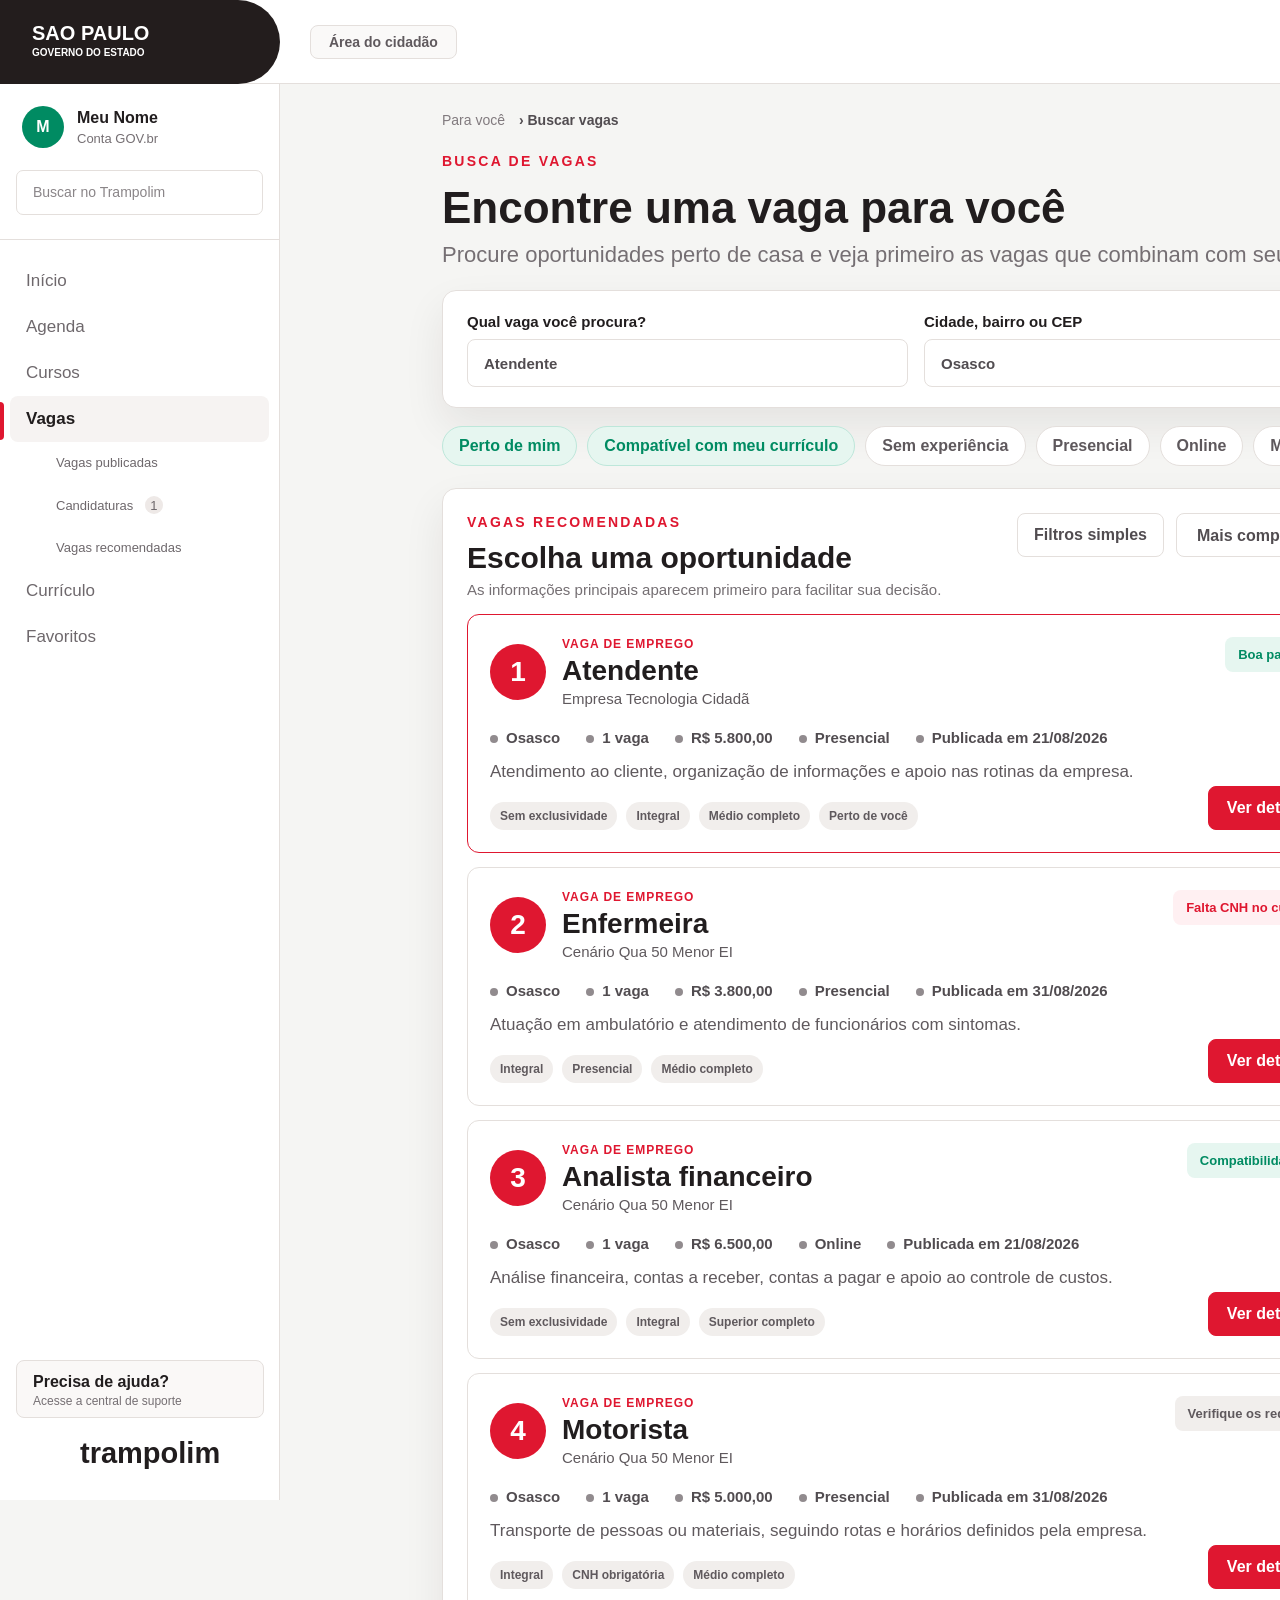
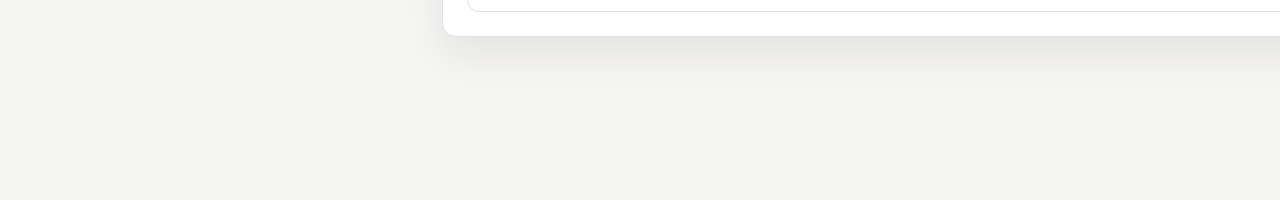
<file: index.html>
<!doctype html>
<html lang="pt-BR">
<head>
  <meta charset="utf-8">
  <meta name="viewport" content="width=1920, initial-scale=1">
  <title>Trampolim - Busca de vagas UX</title>
  <link rel="stylesheet" href="busca-vagas-ux.css">
</head>
<body>
  <div class="canvas">
    <header class="topbar">
      <div class="brand"><strong>SAO PAULO</strong><small>GOVERNO DO ESTADO</small></div>
      <button class="area">Área do cidadão</button>
      <div class="top-actions"><span>A-</span><span>A+</span><span>Acessibilidade</span><b>M</b></div>
    </header>
    <aside class="sidebar">
      <section class="profile"><b>M</b><div><strong>Meu Nome</strong><small>Conta GOV.br</small></div></section>
      <div class="search">Buscar no Trampolim</div>
      <nav>
        <a href="#">Início</a><a href="#">Agenda</a><a href="#">Cursos</a><a class="active" href="#">Vagas</a>
        <small>Vagas publicadas</small><small>Candidaturas <em>1</em></small><small>Vagas recomendadas</small>
        <a href="#">Currículo</a><a href="#">Favoritos</a>
      </nav>
      <div class="help"><strong>Precisa de ajuda?</strong><small>Acesse a central de suporte</small></div>
      <div class="logo">trampolim</div>
    </aside>
    <main>
      <div class="crumb">Para você <strong>› Buscar vagas</strong></div>
      <section class="hero">
        <div><span>BUSCA DE VAGAS</span><h1>Encontre uma vaga para você</h1><p>Procure oportunidades perto de casa e veja primeiro as vagas que combinam com seu currículo.</p></div>
        <strong class="status">6 vagas encontradas</strong>
      </section>
      <section class="search-panel">
        <label>Qual vaga você procura?<input type="text" value="Atendente"></label>
        <label>Cidade, bairro ou CEP<input type="text" value="Osasco"></label>
        <button class="primary">Buscar vagas</button><button class="ghost">Usar meu perfil</button>
      </section>
      <section class="quick-filter" aria-label="Filtros rápidos">
        <button class="active">Perto de mim</button><button class="active">Compatível com meu currículo</button><button>Sem experiência</button><button>Presencial</button><button>Online</button><button>Meio período</button><button>Ensino médio</button>
      </section>
      <div class="content-grid">
        <section class="results">
          <header class="results-head">
            <div><span>VAGAS RECOMENDADAS</span><h2>Escolha uma oportunidade</h2><p>As informações principais aparecem primeiro para facilitar sua decisão.</p></div>
            <div class="result-actions"><button id="toggleFilters">Filtros simples</button><select aria-label="Ordenar vagas"><option>Mais compatíveis</option><option>Mais recentes</option><option>Maior salário</option></select></div>
          </header>
          <article class="job featured"><div class="job-top"><b>1</b><div><small>Vaga de emprego</small><h3>Atendente</h3><p>Empresa Tecnologia Cidadã</p></div><span class="match">Boa para você</span></div><div class="job-info"><span>Osasco</span><span>1 vaga</span><span>R$ 5.800,00</span><span>Presencial</span><span>Publicada em 21/08/2026</span></div><p class="desc">Atendimento ao cliente, organização de informações e apoio nas rotinas da empresa.</p><div class="tags"><span>Sem exclusividade</span><span>Integral</span><span>Médio completo</span><span>Perto de você</span></div><button>Ver detalhes</button></article>
          <article class="job"><div class="job-top"><b>2</b><div><small>Vaga de emprego</small><h3>Enfermeira</h3><p>Cenário Qua 50 Menor EI</p></div><span class="soft">Falta CNH no currículo</span></div><div class="job-info"><span>Osasco</span><span>1 vaga</span><span>R$ 3.800,00</span><span>Presencial</span><span>Publicada em 31/08/2026</span></div><p class="desc">Atuação em ambulatório e atendimento de funcionários com sintomas.</p><div class="tags"><span>Integral</span><span>Presencial</span><span>Médio completo</span></div><button>Ver detalhes</button></article>
          <article class="job"><div class="job-top"><b>3</b><div><small>Vaga de emprego</small><h3>Analista financeiro</h3><p>Cenário Qua 50 Menor EI</p></div><span class="match">Compatibilidade alta</span></div><div class="job-info"><span>Osasco</span><span>1 vaga</span><span>R$ 6.500,00</span><span>Online</span><span>Publicada em 21/08/2026</span></div><p class="desc">Análise financeira, contas a receber, contas a pagar e apoio ao controle de custos.</p><div class="tags"><span>Sem exclusividade</span><span>Integral</span><span>Superior completo</span></div><button>Ver detalhes</button></article>
          <article class="job"><div class="job-top"><b>4</b><div><small>Vaga de emprego</small><h3>Motorista</h3><p>Cenário Qua 50 Menor EI</p></div><span class="neutral">Verifique os requisitos</span></div><div class="job-info"><span>Osasco</span><span>1 vaga</span><span>R$ 5.000,00</span><span>Presencial</span><span>Publicada em 31/08/2026</span></div><p class="desc">Transporte de pessoas ou materiais, seguindo rotas e horários definidos pela empresa.</p><div class="tags"><span>Integral</span><span>CNH obrigatória</span><span>Médio completo</span></div><button>Ver detalhes</button></article>
        </section>
        <aside class="filters" id="filtersPanel">
          <div class="filters-head"><div><span>FILTROS</span><h2>Refine sua busca</h2></div><button id="clearFilters">Limpar</button></div>
          <section class="smart"><div><strong>Filtro inteligente</strong><p>Mostra primeiro as vagas que combinam com os dados do seu currículo.</p></div><button class="toggle on" aria-label="Filtro inteligente ativo"></button></section>
          <section class="filter-block"><h3>Local da vaga</h3><input type="text" value="Osasco"><a href="#">Não sei meu CEP</a><label class="range-label">Distância da vaga <strong>75 km</strong></label><div class="range"><i></i></div></section>
          <section class="filter-block"><h3>Tipo de trabalho</h3><label><input type="checkbox" checked> Presencial</label><label><input type="checkbox"> Online</label><label><input type="checkbox"> Híbrido</label></section>
          <section class="filter-block"><h3>Escolaridade pedida</h3><label><input type="checkbox" checked> Médio completo</label><label><input type="checkbox"> Superior incompleto</label><label><input type="checkbox"> Superior completo</label></section>
          <section class="filter-block"><h3>Tipo de vaga</h3><label><input type="checkbox" checked> Sem exclusividade</label><label><input type="checkbox"> Exclusiva PcD</label><label><input type="checkbox"> Jovem Aprendiz</label><label><input type="checkbox"> Exclusiva 60+</label></section>
          <section class="filter-block"><h3>Benefícios</h3><label><input type="checkbox"> Vale-transporte</label><label><input type="checkbox"> Vale-refeição</label><label><input type="checkbox"> Plano de saúde</label></section>
          <section class="filter-block"><h3>Salário</h3><div class="salary"><input type="text" value="R$ 2.000"><input type="text" value="R$ 6.000"></div></section>
          <button class="apply">Ver vagas</button>
        </aside>
      </div>
    </main>
  </div>
  <script src="busca-vagas-ux.js"></script>
</body>
</html>
</file>
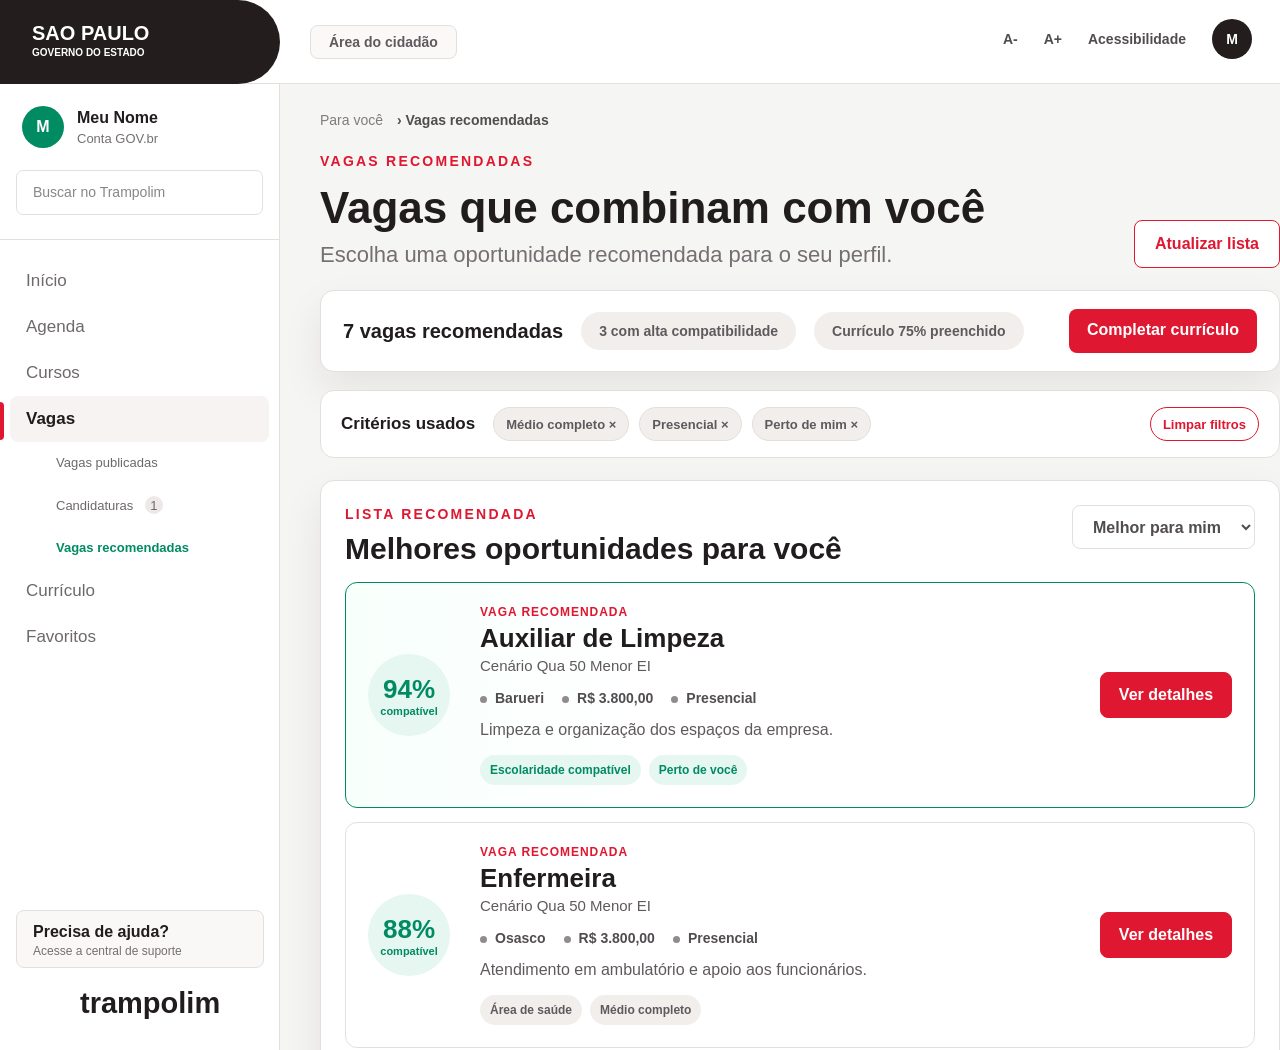
<file: vagas-recomendadas/index.html>
<!doctype html>
<html lang="pt-BR">
<head>
  <meta charset="utf-8">
  <meta name="viewport" content="width=device-width, initial-scale=1">
  <title>Trampolim - Vagas recomendadas</title>
  <link rel="stylesheet" href="../vagas-recomendadas-ux.css">
  <link rel="stylesheet" href="fix-zoom.css">
</head>
<body>
  <div class="canvas">
    <header class="topbar">
      <div class="brand"><strong>SAO PAULO</strong><small>GOVERNO DO ESTADO</small></div>
      <button class="area">Área do cidadão</button>
      <div class="top-actions"><span>A-</span><span>A+</span><span>Acessibilidade</span><b>M</b></div>
    </header>

    <aside class="sidebar">
      <section class="profile"><b>M</b><div><strong>Meu Nome</strong><small>Conta GOV.br</small></div></section>
      <div class="search">Buscar no Trampolim</div>
      <nav>
        <a href="#">Início</a><a href="#">Agenda</a><a href="#">Cursos</a><a class="active" href="#">Vagas</a>
        <small>Vagas publicadas</small><small>Candidaturas <em>1</em></small><small class="selected">Vagas recomendadas</small>
        <a href="#">Currículo</a><a href="#">Favoritos</a>
      </nav>
      <div class="help"><strong>Precisa de ajuda?</strong><small>Acesse a central de suporte</small></div>
      <div class="logo">trampolim</div>
    </aside>

    <main>
      <div class="crumb">Para você <strong>› Vagas recomendadas</strong></div>

      <section class="hero">
        <div><span>VAGAS RECOMENDADAS</span><h1>Vagas que combinam com você</h1><p>Escolha uma oportunidade recomendada para o seu perfil.</p></div>
        <button>Atualizar lista</button>
      </section>

      <section class="overview">
        <strong>7 vagas recomendadas</strong>
        <span>3 com alta compatibilidade</span>
        <span>Currículo 75% preenchido</span>
        <a href="#">Completar currículo</a>
      </section>

      <section class="filters-used">
        <div><strong>Critérios usados</strong></div>
        <button>Médio completo ×</button>
        <button>Presencial ×</button>
        <button>Perto de mim ×</button>
        <button class="clear">Limpar filtros</button>
      </section>

      <section class="recommended-list">
        <header class="list-head">
          <div><span>LISTA RECOMENDADA</span><h2>Melhores oportunidades para você</h2></div>
          <select aria-label="Ordenar vagas"><option>Melhor para mim</option><option>Mais recentes</option><option>Maior salário</option></select>
        </header>

        <article class="job-card best">
          <div class="compat"><strong>94%</strong><span>compatível</span></div>
          <div class="job-content"><small>Vaga recomendada</small><h3>Auxiliar de Limpeza</h3><p class="company">Cenário Qua 50 Menor EI</p><div class="job-info"><span>Barueri</span><span>R$ 3.800,00</span><span>Presencial</span></div><p class="desc">Limpeza e organização dos espaços da empresa.</p><div class="why"><span>Escolaridade compatível</span><span>Perto de você</span></div></div>
          <button>Ver detalhes</button>
        </article>

        <article class="job-card">
          <div class="compat"><strong>88%</strong><span>compatível</span></div>
          <div class="job-content"><small>Vaga recomendada</small><h3>Enfermeira</h3><p class="company">Cenário Qua 50 Menor EI</p><div class="job-info"><span>Osasco</span><span>R$ 3.800,00</span><span>Presencial</span></div><p class="desc">Atendimento em ambulatório e apoio aos funcionários.</p><div class="why"><span>Área de saúde</span><span>Médio completo</span></div></div>
          <button>Ver detalhes</button>
        </article>

        <article class="job-card alert">
          <div class="compat"><strong>72%</strong><span>verificar</span></div>
          <div class="job-content"><small>Vaga recomendada</small><h3>Instrutor Motorista</h3><p class="company">Teste</p><div class="job-info"><span>São Paulo</span><span>A combinar</span><span>Presencial</span></div><p class="desc">Orientação de motoristas e apoio nas rotinas de transporte.</p><div class="why"><span>Combina parcialmente</span><span>Revise antes</span></div></div>
          <button>Ver detalhes</button>
        </article>
      </section>
    </main>
  </div>
  <script src="../vagas-recomendadas-ux.js"></script>
</body>
</html>
</file>
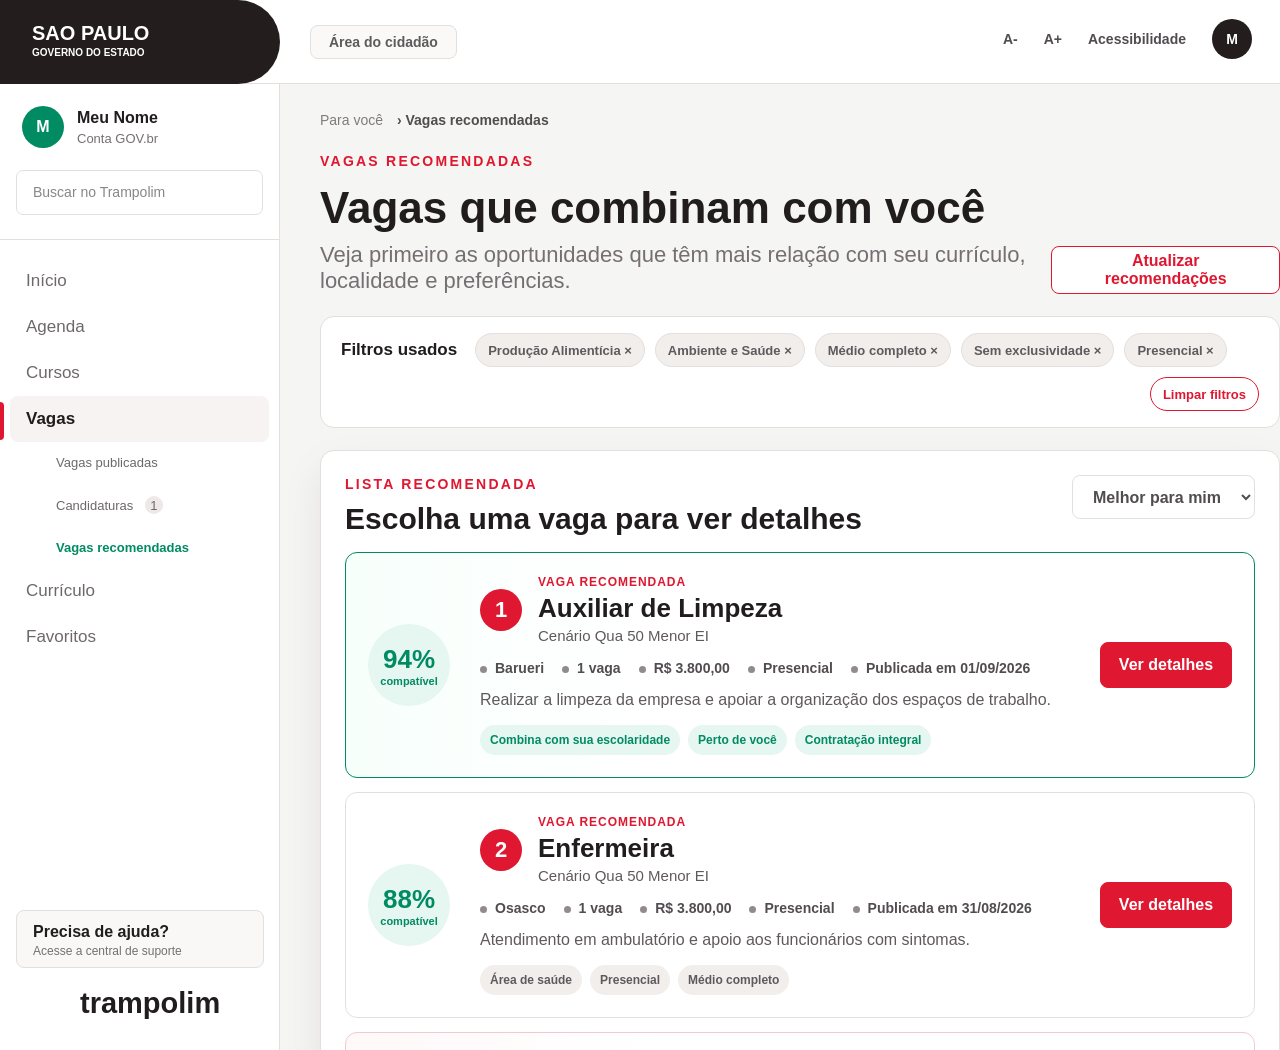
<file: vagas-recomendadas-ux.html>
<!doctype html>
<html lang="pt-BR">
<head>
  <meta charset="utf-8">
  <meta name="viewport" content="width=1920, initial-scale=1">
  <title>Trampolim - Vagas recomendadas UX</title>
  <link rel="stylesheet" href="vagas-recomendadas-ux.css">
</head>
<body>
  <div class="canvas">
    <header class="topbar">
      <div class="brand"><strong>SAO PAULO</strong><small>GOVERNO DO ESTADO</small></div>
      <button class="area">Área do cidadão</button>
      <div class="top-actions"><span>A-</span><span>A+</span><span>Acessibilidade</span><b>M</b></div>
    </header>
    <aside class="sidebar">
      <section class="profile"><b>M</b><div><strong>Meu Nome</strong><small>Conta GOV.br</small></div></section>
      <div class="search">Buscar no Trampolim</div>
      <nav><a href="#">Início</a><a href="#">Agenda</a><a href="#">Cursos</a><a class="active" href="#">Vagas</a><small>Vagas publicadas</small><small>Candidaturas <em>1</em></small><small class="selected">Vagas recomendadas</small><a href="#">Currículo</a><a href="#">Favoritos</a></nav>
      <div class="help"><strong>Precisa de ajuda?</strong><small>Acesse a central de suporte</small></div>
      <div class="logo">trampolim</div>
    </aside>
    <main>
      <div class="crumb">Para você <strong>› Vagas recomendadas</strong></div>
      <section class="hero"><div><span>VAGAS RECOMENDADAS</span><h1>Vagas que combinam com você</h1><p>Veja primeiro as oportunidades que têm mais relação com seu currículo, localidade e preferências.</p></div><button>Atualizar recomendações</button></section>
      <section class="summary"><article class="summary-main"><strong>7</strong><div><h2>vagas para você analisar</h2><p>Ordenadas pela chance de combinação com seu perfil.</p></div></article><article><strong>3</strong><span>com compatibilidade alta</span></article><article><strong>4</strong><span>perto de você</span></article><article class="warning"><strong>75%</strong><span>do currículo preenchido</span><i><b></b></i></article></section>
      <section class="explain"><div><span>COMO ESCOLHEMOS</span><h2>Essas vagas aparecem porque combinam com seus dados</h2><p>O Trampolim compara sua formação, experiências, cidade, tipo de trabalho e informações do currículo com o que a vaga pede.</p></div><a href="#">Completar currículo</a></section>
      <section class="filters-used"><div><strong>Filtros usados</strong><p>Toque no X para remover o que não quiser usar.</p></div><button>Produção Alimentícia ×</button><button>Ambiente e Saúde ×</button><button>Médio completo ×</button><button>Sem exclusividade ×</button><button>Presencial ×</button><button class="clear">Limpar filtros</button></section>
      <div class="content-grid">
        <section class="recommended-list">
          <header class="list-head"><div><span>LISTA RECOMENDADA</span><h2>Escolha uma vaga para ver detalhes</h2></div><div class="head-actions"><button id="showGuide">Entender recomendações</button><select aria-label="Ordenar vagas"><option>Melhor para mim</option><option>Mais recentes</option><option>Maior salário</option></select></div></header>
          <article class="job-card best"><div class="compat"><strong>94%</strong><span>compatível</span></div><div class="job-content"><div class="job-title"><b>1</b><div><small>Vaga recomendada</small><h3>Auxiliar de Limpeza</h3><p>Cenário Qua 50 Menor EI</p></div></div><div class="job-info"><span>Barueri</span><span>1 vaga</span><span>R$ 3.800,00</span><span>Presencial</span><span>Publicada em 01/09/2026</span></div><p class="desc">Realizar a limpeza da empresa e apoiar a organização dos espaços de trabalho.</p><div class="why"><span>Combina com sua escolaridade</span><span>Perto de você</span><span>Contratação integral</span></div></div><button>Ver detalhes</button></article>
          <article class="job-card"><div class="compat"><strong>88%</strong><span>compatível</span></div><div class="job-content"><div class="job-title"><b>2</b><div><small>Vaga recomendada</small><h3>Enfermeira</h3><p>Cenário Qua 50 Menor EI</p></div></div><div class="job-info"><span>Osasco</span><span>1 vaga</span><span>R$ 3.800,00</span><span>Presencial</span><span>Publicada em 31/08/2026</span></div><p class="desc">Atendimento em ambulatório e apoio aos funcionários com sintomas.</p><div class="why"><span>Área de saúde</span><span>Presencial</span><span>Médio completo</span></div></div><button>Ver detalhes</button></article>
          <article class="job-card alert"><div class="compat"><strong>72%</strong><span>verificar</span></div><div class="job-content"><div class="job-title"><b>3</b><div><small>Vaga recomendada</small><h3>Instrutor Motorista</h3><p>Teste</p></div></div><div class="job-info"><span>São Paulo</span><span>2 vagas</span><span>A combinar</span><span>Presencial</span><span>Publicada em 27/08/2026</span></div><p class="desc">Orientar motoristas, acompanhar rotinas de transporte e apoiar atividades operacionais.</p><div class="why"><span>Combina parcialmente</span><span>CNH pode ser necessária</span><span>Revise antes de se candidatar</span></div></div><button>Ver detalhes</button></article>
          <article class="job-card"><div class="compat"><strong>81%</strong><span>compatível</span></div><div class="job-content"><div class="job-title"><b>4</b><div><small>Vaga recomendada</small><h3>Analista da Gauge</h3><p>Empresa 98284269597 SA</p></div></div><div class="job-info"><span>São Paulo</span><span>2 vagas</span><span>A combinar</span><span>Presencial</span><span>Publicada em 18/08/2026</span></div><p class="desc">Atuar com pesquisa operacional, análise de informações e apoio na organização de dados.</p><div class="why"><span>Sem exclusividade</span><span>Contratação integral</span><span>Perfil próximo</span></div></div><button>Ver detalhes</button></article>
        </section>
        <aside class="side-panel" id="guidePanel"><span>DICA SIMPLES</span><h2>Como escolher uma vaga?</h2><ol><li>Veja primeiro a porcentagem de compatibilidade.</li><li>Leia o motivo da recomendação.</li><li>Abra os detalhes antes de se candidatar.</li></ol><div class="complete"><strong>Melhore suas recomendações</strong><p>Quanto mais completo estiver seu currículo, melhores serão as vagas sugeridas.</p><button>Completar currículo</button></div></aside>
      </div>
    </main>
  </div>
  <script src="vagas-recomendadas-ux.js"></script>
</body>
</html>
</file>
<file: busca-vagas-ux.css>
:root{--bg:#f5f5f3;--panel:#fff;--ink:#211d1e;--muted:#756f73;--line:#e4dfdc;--red:#df1730;--green:#008b62;--soft:#e6f6f0;--dark:#231d1d;--cream:#fff3d8;--shadow:0 18px 40px rgba(33,27,27,.08)}
*{box-sizing:border-box}html,body{margin:0;width:1920px;min-width:1920px;min-height:1500px;background:var(--bg);font-family:Inter,"Segoe UI",Arial,sans-serif;color:var(--ink)}button,input,select{font:inherit}.canvas{position:relative;width:1920px;min-height:1500px;background:var(--bg)}
.topbar{position:absolute;left:0;top:0;width:1920px;height:84px;background:#fff;border-bottom:1px solid var(--line)}.brand{position:absolute;left:0;top:0;width:280px;height:84px;border-radius:0 42px 42px 0;background:var(--dark);color:#fff;padding:24px 0 0 32px}.brand strong{display:block;font-size:20px;font-weight:800;line-height:18px}.brand small{display:block;margin-top:5px;font-size:10px;font-weight:800}.area{position:absolute;left:310px;top:25px;height:34px;padding:8px 18px;border:1px solid var(--line);border-radius:8px;background:#faf9f8;color:#5f595d;font-size:14px;font-weight:800}.top-actions{position:absolute;right:28px;top:19px;display:flex;align-items:center;gap:26px;font-size:14px;color:#514c50;font-weight:700}.top-actions b{width:40px;height:40px;border-radius:50%;display:grid;place-items:center;background:var(--dark);color:#fff}
.sidebar{position:absolute;left:0;top:84px;width:280px;height:1416px;background:#fff;border-right:1px solid var(--line)}.profile{height:86px;display:flex;align-items:center;gap:13px;padding-left:22px}.profile b{width:42px;height:42px;border-radius:50%;display:grid;place-items:center;background:var(--green);color:#fff}.profile strong,.profile small{display:block}.profile small{margin-top:4px;color:var(--muted);font-size:13px}.search{height:45px;margin:0 16px 24px;padding:13px 16px;border:1px solid var(--line);border-radius:7px;color:#8a8588;font-size:14px}nav{padding:18px 0;border-top:1px solid var(--line)}nav a,nav small{display:block;position:relative;margin:0 10px;padding:13px 16px;border-radius:8px;color:#6e686c;font-size:17px;text-decoration:none}nav a.active{background:#f6f3f2;color:var(--ink);font-weight:800}nav a.active:before{content:"";position:absolute;left:-10px;top:6px;width:4px;height:38px;border-radius:0 4px 4px 0;background:var(--red)}nav small{padding-left:46px;font-size:13px}nav em{display:inline-grid;place-items:center;width:18px;height:18px;border-radius:50%;background:#eee9e7;font-style:normal;margin-left:8px}.help{position:absolute;left:16px;bottom:82px;width:248px;height:58px;border:1px solid var(--line);border-radius:8px;background:#faf8f7;padding:12px 16px}.help strong,.help small{display:block}.help small{margin-top:3px;font-size:12px;color:var(--muted)}.logo{position:absolute;left:80px;bottom:30px;font-size:29px;font-weight:800}
main{position:absolute;left:442px;top:112px;width:1310px;padding-bottom:70px}.crumb{height:40px;color:#817a7e;font-size:14px}.crumb strong{color:#514c50;margin-left:10px}.hero{display:flex;align-items:flex-end;justify-content:space-between;margin-bottom:22px}.hero span,.results-head span,.filters-head span{color:var(--red);font-size:14px;font-weight:800;letter-spacing:.16em}.hero h1{margin:12px 0 8px;font-size:44px;line-height:52px}.hero p{margin:0;color:var(--muted);font-size:22px}.status{margin-bottom:6px;padding:13px 20px;border-radius:999px;background:var(--soft);color:var(--green);font-size:16px}
.search-panel{height:118px;background:#fff;border:1px solid var(--line);border-radius:14px;box-shadow:var(--shadow);display:grid;grid-template-columns:1fr 1fr 170px 160px;gap:16px;align-items:end;padding:20px 24px;margin-bottom:18px}.search-panel label{font-size:15px;font-weight:800}.search-panel input{display:block;width:100%;height:48px;margin-top:9px;border:1px solid var(--line);border-radius:8px;padding:0 16px;color:#514c50}.search-panel button{height:48px;border-radius:8px;font-weight:800}.primary{border:1px solid var(--red);background:var(--red);color:#fff}.ghost{border:1px solid var(--red);background:#fff;color:var(--red)}
.quick-filter{display:flex;gap:10px;margin-bottom:22px;flex-wrap:wrap}.quick-filter button{height:40px;padding:0 16px;border:1px solid var(--line);border-radius:999px;background:#fff;color:#5e585c;font-weight:800}.quick-filter button.active{border-color:#bde7da;background:var(--soft);color:var(--green)}
.content-grid{display:grid;grid-template-columns:1fr 342px;gap:22px;align-items:start}.results,.filters{background:#fff;border:1px solid var(--line);border-radius:14px;box-shadow:var(--shadow)}.results{padding:24px}.results-head{display:flex;justify-content:space-between;align-items:flex-start;margin-bottom:16px}.results-head h2{margin:10px 0 6px;font-size:30px}.results-head p{margin:0;color:var(--muted);font-size:15px}.result-actions{display:flex;gap:12px}.result-actions button,.result-actions select{height:44px;border:1px solid var(--line);border-radius:8px;background:#fff;padding:0 16px;color:#514c50;font-weight:800}
.job{position:relative;min-height:238px;border:1px solid var(--line);border-radius:12px;background:#fff;padding:22px;margin-top:14px}.job.featured{border-color:var(--red)}.job-top{display:flex;align-items:center;gap:16px}.job-top>b{width:56px;height:56px;border-radius:50%;background:var(--red);color:#fff;display:grid;place-items:center;font-size:28px}.job-top small{display:block;color:var(--red);font-size:12px;font-weight:800;letter-spacing:.08em;text-transform:uppercase}.job-top h3{margin:4px 0 3px;font-size:28px}.job-top p{margin:0;color:#5f595d;font-size:15px}.job-top>span{margin-left:auto;align-self:start;padding:10px 13px;border-radius:8px;font-size:13px;font-weight:800}.match{background:var(--soft);color:var(--green)}.soft{background:#fff0f2;color:var(--red)}.neutral{background:#f1eeec;color:#5f595d}.job-info{display:flex;gap:26px;margin:22px 0 14px;color:#514c50;font-size:15px;font-weight:700}.job-info span:before{content:"";display:inline-block;width:8px;height:8px;border-radius:50%;background:#918b8e;margin-right:8px}.desc{margin:0 170px 18px 0;color:#5f595d;font-size:17px;line-height:24px}.tags{display:flex;gap:9px;flex-wrap:wrap}.tags span{padding:7px 10px;border-radius:999px;background:#f1eeec;color:#5f595d;font-size:12px;font-weight:800}.job>button{position:absolute;right:22px;bottom:22px;width:132px;height:44px;border:1px solid var(--red);border-radius:8px;background:var(--red);color:#fff;font-weight:800}
.filters{padding:22px;position:sticky;top:20px}.filters-head{display:flex;align-items:flex-start;justify-content:space-between}.filters-head h2{margin:8px 0 0;font-size:24px}.filters-head button{height:36px;border:1px solid var(--line);border-radius:8px;background:#fff;color:#5f595d;font-weight:800}.smart{display:flex;gap:12px;align-items:center;margin:22px 0;padding:14px;border-radius:10px;background:var(--soft)}.smart strong{display:block;color:var(--green);font-size:15px}.smart p{margin:5px 0 0;color:#35745f;font-size:12px;line-height:16px}.toggle{position:relative;width:46px;height:26px;border:0;border-radius:999px;background:#d5d0cd;flex:none}.toggle:after{content:"";position:absolute;top:4px;left:4px;width:18px;height:18px;border-radius:50%;background:#fff}.toggle.on{background:var(--green)}.toggle.on:after{left:24px}
.filter-block{border-top:1px solid #eee9e7;padding:18px 0}.filter-block h3{margin:0 0 12px;font-size:16px}.filter-block input[type=text]{width:100%;height:42px;border:1px solid var(--line);border-radius:7px;padding:0 12px;color:#5f595d}.filter-block a{display:inline-block;margin:10px 0 14px;color:var(--red);font-size:13px}.filter-block label{display:block;margin:12px 0;color:#5f595d;font-size:14px}.filter-block input[type=checkbox]{width:18px;height:18px;margin:0 8px 0 0;vertical-align:-4px;accent-color:var(--red)}.range-label{display:flex!important;justify-content:space-between;margin:4px 0 10px!important;font-weight:800;color:#211d1e!important}.range{height:7px;border-radius:99px;background:#ded9d6}.range i{display:block;width:75%;height:100%;border-radius:99px;background:var(--red)}.salary{display:grid;grid-template-columns:1fr 1fr;gap:10px}.apply{width:100%;height:48px;border:1px solid var(--red);border-radius:8px;background:var(--red);color:#fff;font-weight:800}
@media(max-width:1200px){html,body{width:390px;min-width:390px}.canvas{width:390px}.topbar{width:390px}.brand{width:178px}.area,.sidebar{display:none}.top-actions{right:16px;gap:14px}.top-actions span:nth-child(3){display:none}main{position:relative;left:auto;top:104px;width:100%;padding:0 18px 40px}.hero{display:block}.hero h1{font-size:32px;line-height:38px}.hero p{font-size:18px}.status{display:inline-block;margin-top:18px}.search-panel{height:auto;grid-template-columns:1fr;padding:16px}.content-grid{grid-template-columns:1fr}.filters{position:static}.job-info{display:grid;grid-template-columns:1fr 1fr;gap:10px}.desc{margin-right:0}.job>button{position:static;margin-top:18px;width:100%}}
</file>
<file: vagas-recomendadas-ux.css>
:root{--bg:#f5f5f3;--panel:#fff;--ink:#211d1e;--muted:#756f73;--line:#e4dfdc;--red:#df1730;--green:#008b62;--soft:#e6f6f0;--dark:#231d1d;--cream:#fff3d8;--shadow:0 18px 40px rgba(33,27,27,.08)}
*{box-sizing:border-box}html,body{margin:0;width:100%;min-width:0;min-height:1050px;overflow-x:hidden;background:var(--bg);font-family:Inter,"Segoe UI",Arial,sans-serif;color:var(--ink)}button,input,select{font:inherit}.canvas{position:relative;width:100%;min-height:1050px;overflow:hidden;background:var(--bg)}
.topbar{position:absolute;left:0;top:0;width:100%;height:84px;background:#fff;border-bottom:1px solid var(--line)}.brand{position:absolute;left:0;top:0;width:280px;height:84px;border-radius:0 42px 42px 0;background:var(--dark);color:#fff;padding:24px 0 0 32px}.brand strong{display:block;font-size:20px;font-weight:800;line-height:18px}.brand small{display:block;margin-top:5px;font-size:10px;font-weight:800}.area{position:absolute;left:310px;top:25px;height:34px;padding:8px 18px;border:1px solid var(--line);border-radius:8px;background:#faf9f8;color:#5f595d;font-size:14px;font-weight:800}.top-actions{position:absolute;right:28px;top:19px;display:flex;align-items:center;gap:26px;font-size:14px;color:#514c50;font-weight:700}.top-actions b{width:40px;height:40px;border-radius:50%;display:grid;place-items:center;background:var(--dark);color:#fff}
.sidebar{position:absolute;left:0;top:84px;width:280px;height:966px;background:#fff;border-right:1px solid var(--line)}.profile{height:86px;display:flex;align-items:center;gap:13px;padding-left:22px}.profile b{width:42px;height:42px;border-radius:50%;display:grid;place-items:center;background:var(--green);color:#fff}.profile strong,.profile small{display:block}.profile small{margin-top:4px;color:var(--muted);font-size:13px}.search{height:45px;margin:0 16px 24px;padding:13px 16px;border:1px solid var(--line);border-radius:7px;color:#8a8588;font-size:14px}nav{padding:18px 0;border-top:1px solid var(--line)}nav a,nav small{display:block;position:relative;margin:0 10px;padding:13px 16px;border-radius:8px;color:#6e686c;font-size:17px;text-decoration:none}nav a.active{background:#f6f3f2;color:var(--ink);font-weight:800}nav a.active:before{content:"";position:absolute;left:-10px;top:6px;width:4px;height:38px;border-radius:0 4px 4px 0;background:var(--red)}nav small{padding-left:46px;font-size:13px}.selected{color:var(--green)!important;font-weight:800}nav em{display:inline-grid;place-items:center;width:18px;height:18px;border-radius:50%;background:#eee9e7;font-style:normal;margin-left:8px}.help{position:absolute;left:16px;bottom:82px;width:248px;height:58px;border:1px solid var(--line);border-radius:8px;background:#faf8f7;padding:12px 16px}.help strong,.help small{display:block}.help small{margin-top:3px;font-size:12px;color:var(--muted)}.logo{position:absolute;left:80px;bottom:30px;font-size:29px;font-weight:800}
main{position:absolute;left:calc(280px + max(40px,(100vw - 280px - 1310px)/2));top:112px;width:min(1310px,calc(100vw - 320px));max-width:1310px;padding-bottom:80px}.crumb{height:40px;color:#817a7e;font-size:14px}.crumb strong{color:#514c50;margin-left:10px}.hero{display:flex;align-items:flex-end;justify-content:space-between;margin-bottom:22px}.hero span,.list-head span{color:var(--red);font-size:14px;font-weight:800;letter-spacing:.16em}.hero h1{margin:12px 0 8px;font-size:44px;line-height:52px}.hero p{margin:0;max-width:760px;color:var(--muted);font-size:22px}.hero button{height:48px;padding:0 20px;border:1px solid var(--red);border-radius:8px;background:#fff;color:var(--red);font-weight:800}
.summary,.explain,.side-panel{display:none!important}.overview{display:flex;align-items:center;gap:18px;min-height:76px;border:1px solid var(--line);border-radius:14px;background:#fff;box-shadow:var(--shadow);padding:18px 22px;margin-bottom:18px}.overview strong{font-size:20px}.overview span{padding:11px 18px;border-radius:999px;background:#f1eeec;color:#5f595d;font-size:14px;font-weight:800}.overview a{margin-left:auto;height:44px;padding:12px 18px;border-radius:8px;background:var(--red);color:#fff;text-decoration:none;font-weight:800}
.filters-used{display:flex;align-items:center;gap:10px;flex-wrap:wrap;border:1px solid var(--line);border-radius:14px;background:#fff;padding:16px 20px;margin-bottom:22px}.filters-used div{margin-right:8px}.filters-used strong{display:block;font-size:17px}.filters-used p{display:none}.filters-used button{height:34px;padding:0 12px;border:1px solid var(--line);border-radius:999px;background:#f1eeec;color:#5f595d;font-size:13px;font-weight:800}.filters-used .clear{margin-left:auto;background:#fff;border-color:var(--red);color:var(--red)}
.content-grid{display:block}.recommended-list{border:1px solid var(--line);border-radius:14px;background:#fff;box-shadow:var(--shadow);padding:24px}.list-head{display:flex;justify-content:space-between;align-items:flex-start;margin-bottom:16px}.list-head h2{margin:9px 0 0;font-size:30px}.head-actions{display:flex;gap:12px}.head-actions button{display:none}.head-actions select,.list-head select{height:44px;border:1px solid var(--line);border-radius:8px;background:#fff;padding:0 16px;color:#514c50;font-weight:800}
.job-card{display:grid;grid-template-columns:92px minmax(0,1fr) 132px;gap:20px;align-items:center;min-height:150px;border:1px solid var(--line);border-radius:12px;background:#fff;padding:22px;margin-top:14px}.job-card.best{border-color:var(--green);background:linear-gradient(90deg,#f7fffb 0%,#fff 34%)}.job-card.alert{border-color:#f1c9cf;background:linear-gradient(90deg,#fff8f9 0%,#fff 34%)}.compat{width:82px;height:82px;border-radius:50%;display:grid;place-items:center;align-content:center;background:var(--soft);color:var(--green)}.alert .compat{background:#fff0f2;color:var(--red)}.compat strong{font-size:26px}.compat span{font-size:11px;font-weight:800}.job-content{min-width:0}.job-title{display:flex;align-items:center;gap:16px}.job-title>b{width:42px;height:42px;border-radius:50%;display:grid;place-items:center;background:var(--red);color:#fff;font-size:22px}.job-content>small,.job-title small{display:block;color:var(--red);font-size:12px;font-weight:800;letter-spacing:.08em;text-transform:uppercase}.job-title h3,.job-content h3{margin:4px 0 3px;font-size:26px}.job-title p,.company{margin:0;color:#5f595d;font-size:15px}.job-info{display:flex;gap:18px;margin:16px 0 12px;color:#514c50;font-size:14px;font-weight:700;flex-wrap:wrap}.job-info span:before{content:"";display:inline-block;width:7px;height:7px;border-radius:50%;background:#918b8e;margin-right:8px}.desc{margin:0 0 14px;color:#5f595d;font-size:16px;line-height:23px}.why{display:flex;gap:8px;flex-wrap:wrap}.why span{padding:8px 10px;border-radius:999px;background:#f1eeec;color:#5f595d;font-size:12px;font-weight:800}.best .why span{background:var(--soft);color:var(--green)}.alert .why span{background:#fff0f2;color:var(--red)}.job-card>button{height:46px;border:1px solid var(--red);border-radius:8px;background:var(--red);color:#fff;font-weight:800}
@media(max-width:1200px){.area,.sidebar{display:none}.brand{width:178px}.top-actions{right:16px;gap:14px}.top-actions span:nth-child(3){display:none}main{position:relative;left:auto;top:104px;width:100%;padding:0 18px 40px}.hero{display:block}.hero h1{font-size:32px;line-height:38px}.hero p{font-size:18px}.hero button{margin-top:18px;width:100%}.overview{height:auto;display:block}.overview span,.overview a{display:block;margin-top:10px;text-align:center}.filters-used .clear{margin-left:0}.job-card{grid-template-columns:1fr}.job-card>button{width:100%}}
</file>
<file: vagas-recomendadas/fix-zoom.css>
html,body{width:100%!important;min-width:0!important;overflow-x:hidden!important}.canvas{width:100%!important;overflow:hidden!important}.topbar{width:100%!important}main{left:calc(280px + max(40px,(100vw - 280px - 1310px)/2))!important;right:auto!important;width:min(1310px,calc(100vw - 320px))!important;max-width:1310px!important}.overview,.filters-used,.recommended-list{max-width:100%!important;box-sizing:border-box!important}.job-card{grid-template-columns:92px minmax(0,1fr) 132px!important}.job-content{min-width:0!important}.job-info{flex-wrap:wrap!important}@media(max-width:1200px){main{left:300px!important;width:calc(100vw - 340px)!important}.job-card{grid-template-columns:1fr!important}}
</file>
